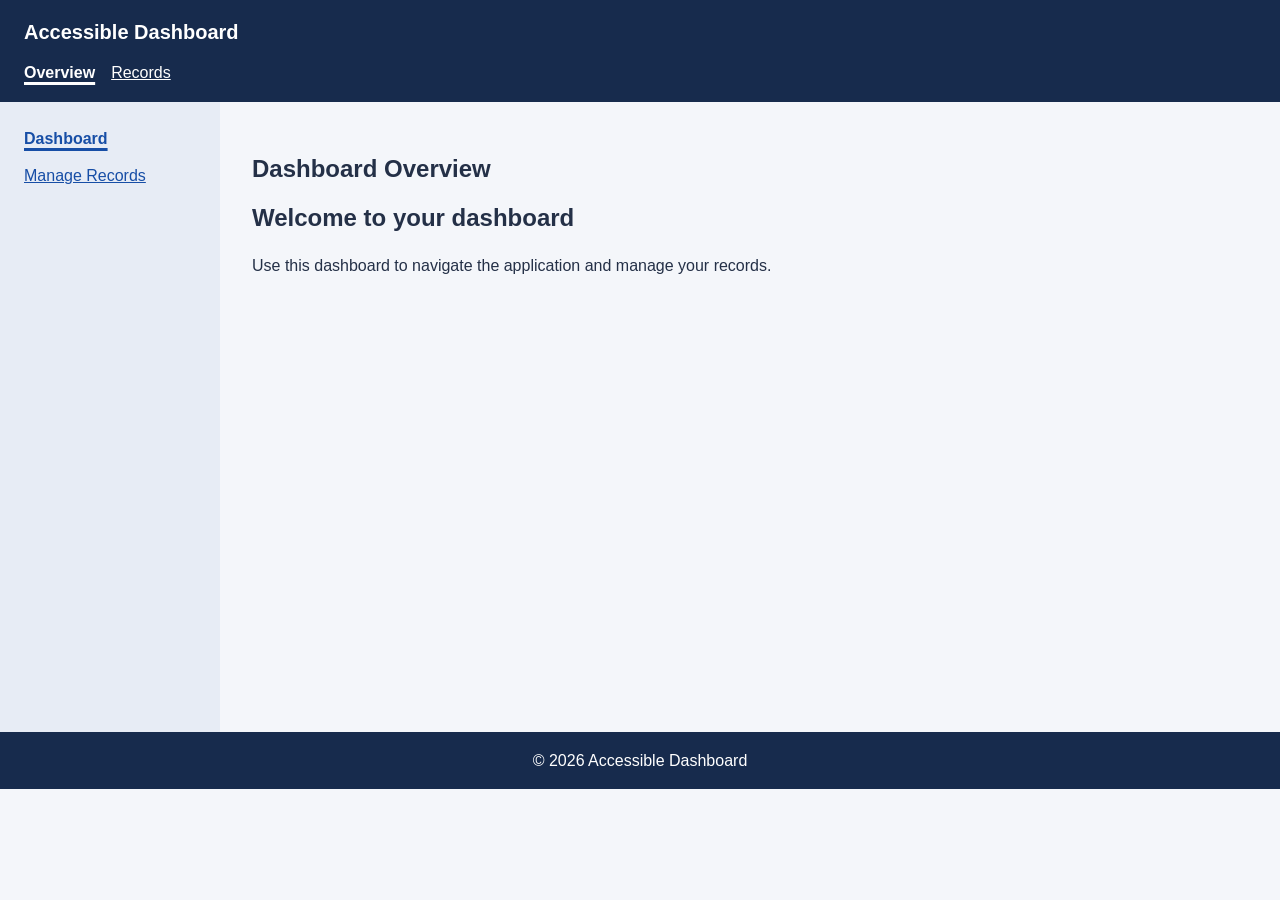
<file: index.html>
<!DOCTYPE html>
<html lang="en">
<head>
    <meta charset="UTF-8">
    <meta name="viewport" content="width=device-width, initial-scale=1.0">
    <meta name="description" content="An accessible dashboard built with semantic HTML5.">
    <title>Dashboard Overview | Accessible Dashboard</title>
    <link rel="stylesheet" href="css/styles.css">
    <script src="js/main.js" defer></script>
</head>
<body>
    <a href="#main-content">Skip to main content</a>

    <div id="header-placeholder"></div>

    <div class="dashboard-layout">
        <div id="sidebar-placeholder"></div>

        <main id="main-content" tabindex="-1">
            <section aria-labelledby="page-title">
    <h1 id="page-title">Dashboard Overview</h1>

    <article aria-labelledby="welcome-title">
        <h2 id="welcome-title">Welcome to your dashboard</h2>
        <p>
            Use this dashboard to navigate the application
            and manage your records.
        </p>
    </article>
</section>
        </main>
    </div>

    <footer>
        <p>&copy; 2026 Accessible Dashboard</p>
    </footer>
</body>
</html>
</file>
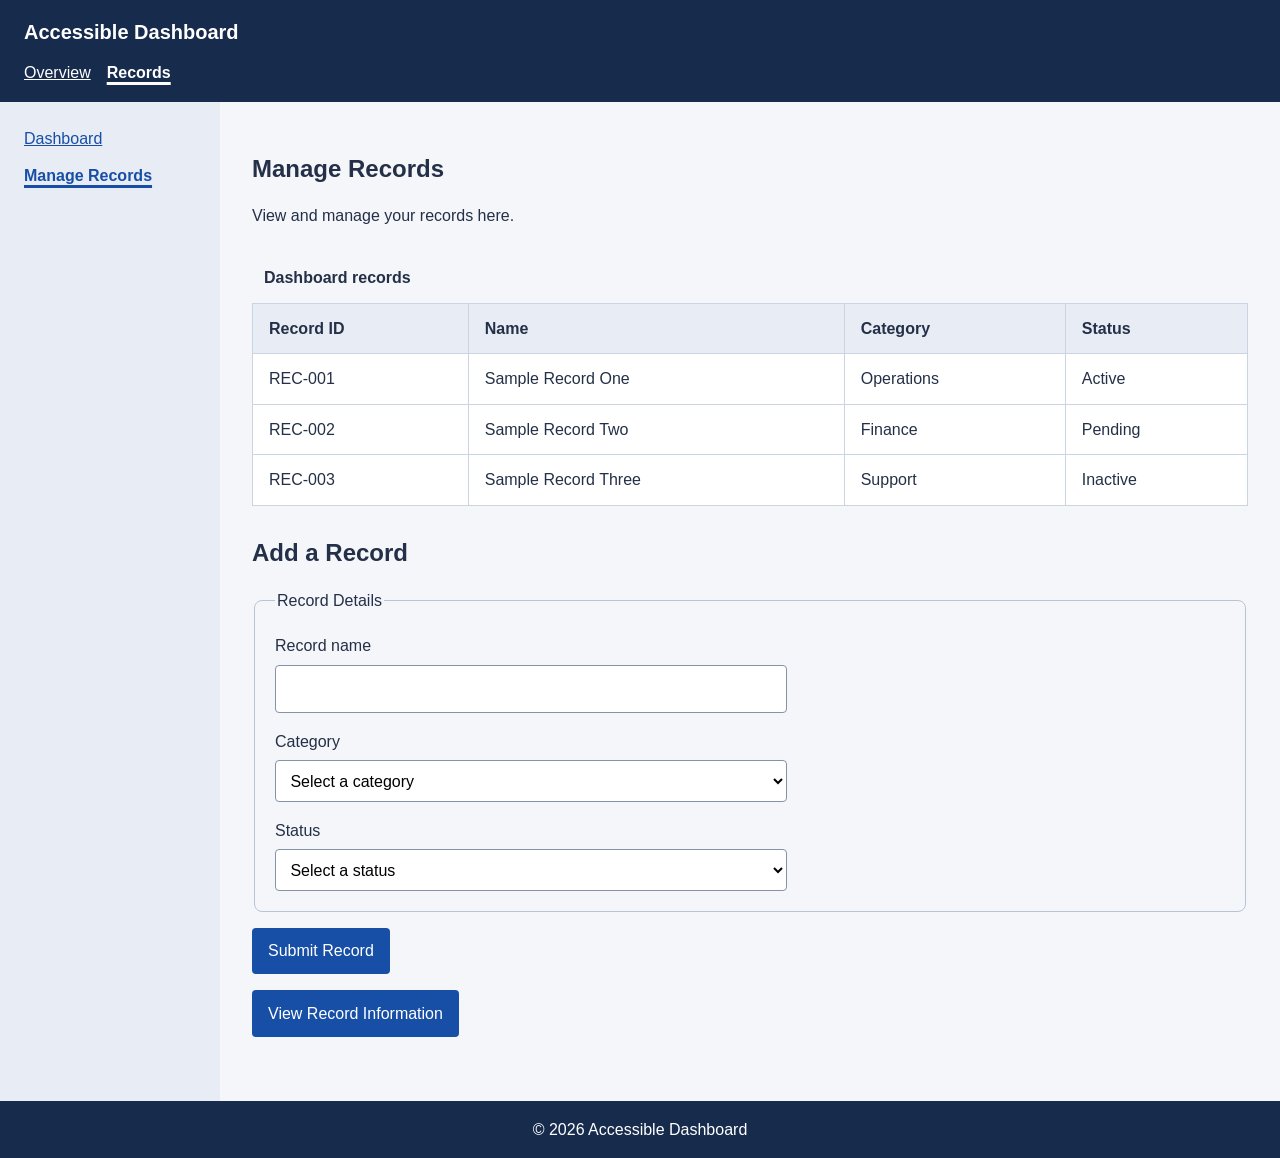
<file: pages/records.html>
<!DOCTYPE html>
<html lang="en">
<head>
    <meta charset="UTF-8">
    <meta name="viewport" content="width=device-width, initial-scale=1.0">
    <meta name="description" content="View and manage dashboard records.">
    <title>Records | Accessible Dashboard</title>
    <link rel="stylesheet" href="../css/styles.css">
    <script src="../js/main.js" defer></script>
</head>
<body>
    <a href="#main-content">Skip to main content</a>

    <div id="header-placeholder"></div>

    <div class="dashboard-layout">
        <div id="sidebar-placeholder"></div>

        <main id="main-content" tabindex="-1">
           
<section aria-labelledby="page-title">
    <h1 id="page-title">Manage Records</h1>
    <p>View and manage your records here.</p>

    <div class="table-container">
        <table>
            <caption>Dashboard records</caption>
            <thead>
                <tr>
                    <th scope="col">Record ID</th>
                    <th scope="col">Name</th>
                    <th scope="col">Category</th>
                    <th scope="col">Status</th>
                </tr>
            </thead>
            <tbody>
                <tr>
                    <td>REC-001</td>
                    <td>Sample Record One</td>
                    <td>Operations</td>
                    <td>Active</td>
                </tr>
                <tr>
                    <td>REC-002</td>
                    <td>Sample Record Two</td>
                    <td>Finance</td>
                    <td>Pending</td>
                </tr>
                <tr>
                    <td>REC-003</td>
                    <td>Sample Record Three</td>
                    <td>Support</td>
                    <td>Inactive</td>
                </tr>
            </tbody>
        </table>
    </div>
</section>

<section aria-labelledby="form-title">
    <h2 id="form-title">Add a Record</h2>

    <form action="#" method="get">
        <fieldset>
            <legend>Record Details</legend>

            <div>
                <label for="record-name">Record name</label>
                <input
                    type="text"
                    id="record-name"
                    name="recordName"
                    required
                    minlength="2"
                    autocomplete="off"
                >
            </div>

            <div>
                <label for="record-category">Category</label>
                <select
                    id="record-category"
                    name="recordCategory"
                    required
                >
                    <option value="">Select a category</option>
                    <option value="operations">Operations</option>
                    <option value="finance">Finance</option>
                    <option value="support">Support</option>
                </select>
            </div>

            <div>
                <label for="record-status">Status</label>
                <select id="record-status" name="recordStatus" required>
                    <option value="">Select a status</option>
                    <option value="active">Active</option>
                    <option value="pending">Pending</option>
                    <option value="inactive">Inactive</option>
                </select>
            </div>
        </fieldset>

        <button type="submit">Submit Record</button>
    </form>

    
<button type="button" id="open-dialog">
    View Record Information
</button>

<dialog id="record-dialog" aria-labelledby="dialog-title">
    <h2 id="dialog-title">Record Information</h2>

    <p>This dialog demonstrates an accessible modal interface.</p>

    <button type="button" id="close-dialog">
        Close dialog
    </button>
</dialog>

</section>



        </main>
    </div>

    <footer>
        <p>&copy; 2026 Accessible Dashboard</p>
    </footer>
</body>
</html>
</file>
<file: css/styles.css>
/* 1. Global styles */
* {
    box-sizing: border-box;
}

body {
    margin: 0;
    font-family: Arial, Helvetica, sans-serif;
    line-height: 1.6;
    color: #243047;
    background-color: #f4f6fa;
}

a {
    color: #174ea6;
}

a:focus-visible,
button:focus-visible,
input:focus-visible,
select:focus-visible {
    outline: 3px solid #f59e0b;
    outline-offset: 3px;
}

button,
input,
select {
    font: inherit;
}

/* 2. Header and navigation */
header {
    padding: 1rem 1.5rem;
    color: #ffffff;
    background-color: #172b4d;
}

header p {
    margin: 0 0 0.75rem;
    font-size: 1.25rem;
    font-weight: 700;
}

nav ul {
    display: flex;
    flex-wrap: wrap;
    gap: 1rem;
    margin: 0;
    padding: 0;
    list-style: none;
}

header nav a {
    color: #ffffff;
}

nav a[aria-current="page"] {
    font-weight: 700;
    text-decoration-thickness: 3px;
    text-underline-offset: 4px;
}

/* 3. Main dashboard layout */
.dashboard-layout {
    display: grid;
    grid-template-columns: 220px minmax(0, 1fr);
    min-height: 70vh;
}


#sidebar-placeholder {
    min-width: 0;
}


aside {
    height: 100%;
    padding: 1.5rem;
    background-color: #e7ecf5;
}

aside nav ul {
    flex-direction: column;
    gap: 0.75rem;
}

main {
    min-width: 0;
    padding: 2rem;
}

section {
    margin-bottom: 2rem;
}

h1,
h2 {
    line-height: 1.25;
}

/* 4. Tables */
.table-container {
    max-width: 100%;
    overflow-x: auto;
    margin-top: 1.5rem;
}

table {
    width: 100%;
    border-collapse: collapse;
    background-color: #ffffff;
}

caption {
    padding: 0.75rem;
    font-weight: 700;
    text-align: left;
}

th,
td {
    padding: 0.75rem 1rem;
    border: 1px solid #cbd5e1;
    text-align: left;
}

th {
    background-color: #e7ecf5;
}

/* 5. Forms and buttons */
fieldset {
    display: grid;
    gap: 1rem;
    padding: 1.25rem;
    border: 1px solid #b8c4d6;
    border-radius: 8px;
}

fieldset div {
    display: grid;
    gap: 0.35rem;
}

input,
select {
    width: 100%;
    max-width: 32rem;
    padding: 0.65rem;
    border: 1px solid #8493a8;
    border-radius: 4px;
    background-color: #ffffff;
}

button {
    margin-top: 1rem;
    padding: 0.65rem 1rem;
    border: 0;
    border-radius: 4px;
    color: #ffffff;
    background-color: #174ea6;
    cursor: pointer;
}

button:hover {
    background-color: #123c80;
}

/* 6. Modal dialog */
dialog {
    width: min(90%, 32rem);
    padding: 1.5rem;
    border: 1px solid #b8c4d6;
    border-radius: 8px;
    color: #243047;
}

dialog::backdrop {
    background-color: rgb(15 23 42 / 60%);
}

/* 7. Footer */
footer {
    padding: 1rem 1.5rem;
    color: #ffffff;
    background-color: #172b4d;
    text-align: center;
}

footer p {
    margin: 0;
}

/* 8. Skip link */
body > a:first-child {
    position: absolute;
    top: 0.5rem;
    left: 0.5rem;
    z-index: 10;
    padding: 0.75rem;
    background-color: #ffffff;
    transform: translateY(-150%);
}

body > a:first-child:focus {
    transform: translateY(0);
}

/* 9. Responsive layout */
@media (max-width: 700px) {
    .dashboard-layout {
        grid-template-columns: 1fr;
    }

    aside {
        padding: 1rem 1.5rem;
    }

    aside nav ul {
        flex-direction: row;
    }

    main {
        padding: 1.25rem;
    }

    th,
    td {
        padding: 0.6rem;
    }
}
</file>
